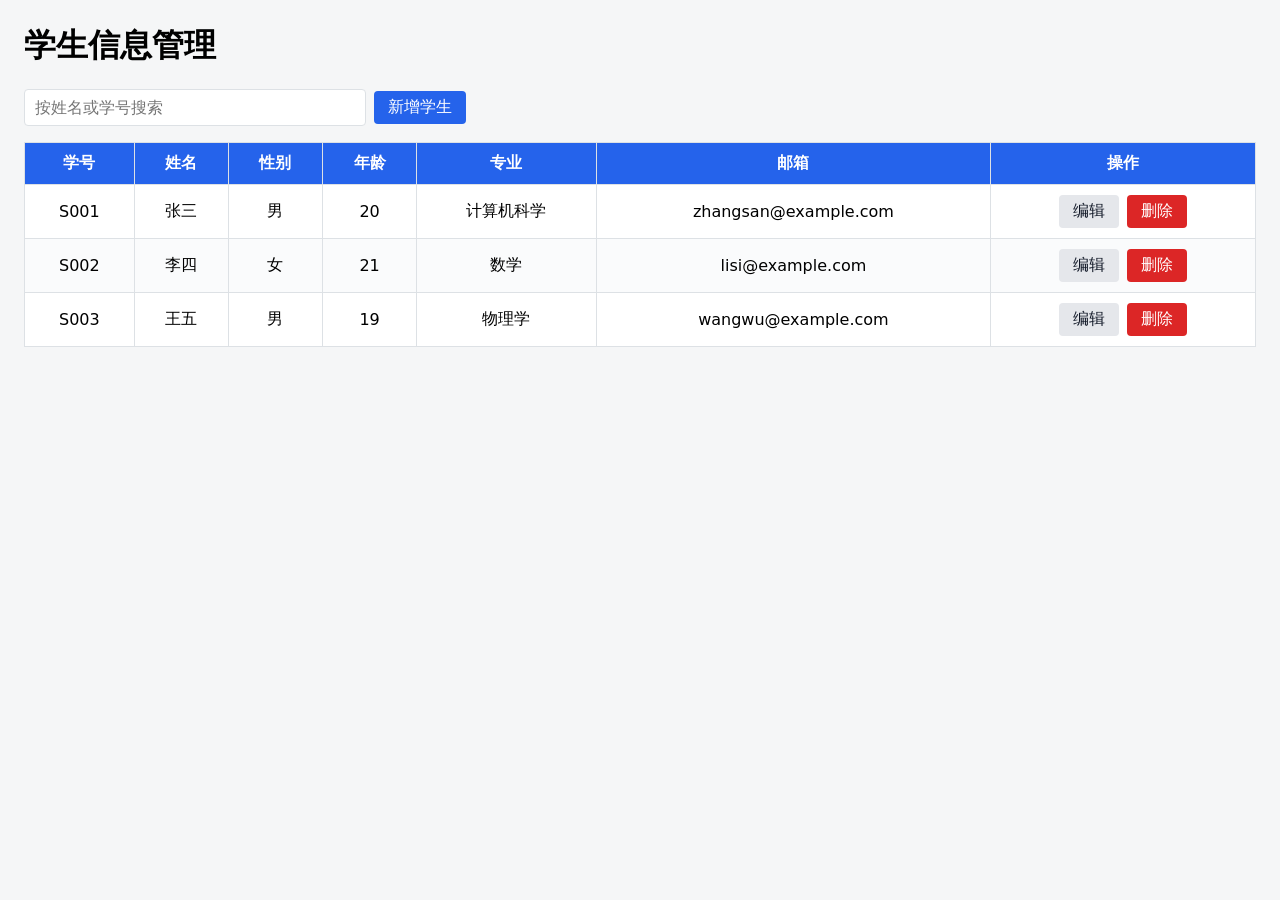
<file: index.html>
<!DOCTYPE html>
<html lang="zh-CN">
<head>
  <meta charset="UTF-8">
  <meta name="viewport" content="width=device-width, initial-scale=1.0">
  <title>学生信息管理</title>
  <link rel="stylesheet" href="styles.css">
</head>
<body>
  <h1>学生信息管理</h1>

  <div class="toolbar">
    <input type="text" id="searchInput" placeholder="按姓名或学号搜索">
    <button type="button" id="btnAdd" class="btn btn-primary">新增学生</button>
  </div>

  <table id="studentTable">
    <thead>
      <tr>
        <th>学号</th>
        <th>姓名</th>
        <th>性别</th>
        <th>年龄</th>
        <th>专业</th>
        <th>邮箱</th>
        <th>操作</th>
      </tr>
    </thead>
    <tbody id="studentTableBody"></tbody>
  </table>

  <div id="studentModal" class="modal" hidden>
    <div class="modal-dialog">
      <form id="studentForm" novalidate>
        <div class="form-field">
          <label for="studentId">学号</label>
          <input type="text" id="studentId" name="id" required>
          <span class="error" id="studentIdError"></span>
        </div>

        <div class="form-field">
          <label for="studentName">姓名</label>
          <input type="text" id="studentName" name="name" required>
          <span class="error" id="studentNameError"></span>
        </div>

        <div class="form-field">
          <label for="studentGender">性别</label>
          <select id="studentGender" name="gender">
            <option value="男">男</option>
            <option value="女">女</option>
          </select>
          <span class="error" id="studentGenderError"></span>
        </div>

        <div class="form-field">
          <label for="studentAge">年龄</label>
          <input type="number" id="studentAge" name="age" min="1" max="120" step="1" required>
          <span class="error" id="studentAgeError"></span>
        </div>

        <div class="form-field">
          <label for="studentMajor">专业</label>
          <input type="text" id="studentMajor" name="major" required>
          <span class="error" id="studentMajorError"></span>
        </div>

        <div class="form-field">
          <label for="studentEmail">邮箱</label>
          <input type="email" id="studentEmail" name="email" required>
          <span class="error" id="studentEmailError"></span>
        </div>

        <div class="form-actions">
          <button type="submit" class="btn btn-primary">保存</button>
          <button type="button" id="btnCancel" class="btn">取消</button>
        </div>
      </form>
    </div>
  </div>

  <script src="students.js"></script>
  <script src="app.js"></script>
</body>
</html>
</file>
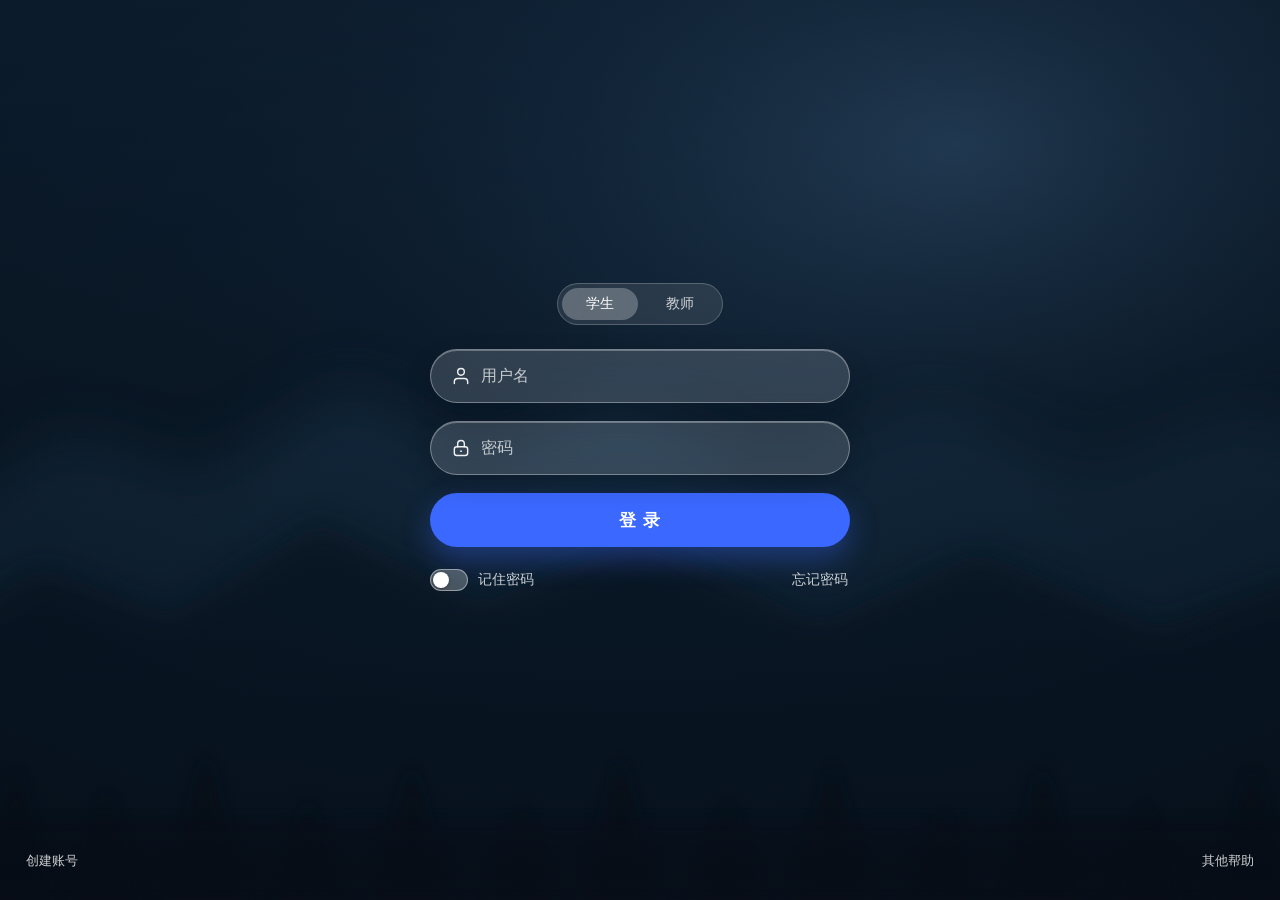
<file: login.html>
<!DOCTYPE html>
<html lang="zh-CN">
<head>
  <meta charset="UTF-8">
  <meta name="viewport" content="width=device-width, initial-scale=1.0, viewport-fit=cover">
  <meta name="theme-color" content="#08121e">
  <title>登录</title>
  <style>
    :root {
      --brand: #3b68fe;
      --brand-strong: #2f57e0;
      --glass-bg: rgba(255, 255, 255, 0.16);
      --glass-bg-strong: rgba(255, 255, 255, 0.22);
      --glass-border: rgba(255, 255, 255, 0.34);
      --text: #ffffff;
      --text-muted: rgba(255, 255, 255, 0.78);
      --pill: 999px;
    }

    * {
      box-sizing: border-box;
    }

    [hidden] {
      display: none !important;
    }

    html,
    body {
      height: 100%;
    }

    body {
      margin: 0;
      background: #08121e;
      color: var(--text);
      font-family: -apple-system, BlinkMacSystemFont, "Segoe UI", "PingFang SC",
        "Hiragino Sans GB", "Microsoft YaHei", "Noto Sans SC", sans-serif;
      -webkit-font-smoothing: antialiased;
      text-rendering: optimizeLegibility;
    }

    .sr-only {
      position: absolute;
      width: 1px;
      height: 1px;
      margin: -1px;
      padding: 0;
      overflow: hidden;
      clip: rect(0 0 0 0);
      white-space: nowrap;
      border: 0;
    }

    /* ---------- 深色自然风景背景（深度模糊的森林/山脉剪影） ---------- */

    .login {
      position: relative;
      display: flex;
      flex-direction: column;
      min-height: 100vh;
      min-height: 100svh;
      overflow: hidden;
      isolation: isolate;
    }

    .login__scene {
      position: absolute;
      inset: 0;
      z-index: 0;
      display: block;
      width: 100%;
      height: 100%;
    }

    /* 暗角 + 上下压暗，保证白色文字与玻璃控件清晰可读 */
    .login::after {
      content: "";
      position: absolute;
      inset: 0;
      z-index: 1;
      pointer-events: none;
      background:
        radial-gradient(120% 90% at 50% 38%, rgba(4, 10, 18, 0) 0%, rgba(4, 10, 18, 0.38) 62%, rgba(3, 8, 14, 0.72) 100%),
        linear-gradient(180deg, rgba(4, 10, 18, 0.18) 0%, rgba(4, 10, 18, 0.5) 100%);
    }

    /* ---------- 表单区域 ---------- */

    .login__content {
      position: relative;
      z-index: 2;
      flex: 1 1 auto;
      display: flex;
      align-items: center;
      justify-content: center;
      padding: clamp(32px, 8vh, 96px) 24px 40px;
    }

    .form {
      display: flex;
      flex-direction: column;
      gap: 18px;
      width: min(80vw, 420px);
    }

    /* 角色切换：玻璃胶囊分段控件（保留原有学生 / 教师登录能力） */
    .roles {
      display: flex;
      justify-content: center;
      margin: 0 0 6px;
      padding: 0;
      border: 0;
      min-width: 0;
    }

    .roles__track {
      display: inline-flex;
      gap: 4px;
      padding: 4px;
      border-radius: var(--pill);
      background: rgba(255, 255, 255, 0.1);
      border: 1px solid rgba(255, 255, 255, 0.22);
      backdrop-filter: blur(12px);
      -webkit-backdrop-filter: blur(12px);
    }

    .roles__option {
      position: relative;
      display: inline-flex;
      align-items: center;
      justify-content: center;
      border-radius: var(--pill);
      font-size: 14px;
      color: var(--text-muted);
      cursor: pointer;
      transition: background-color 0.18s ease, color 0.18s ease;
    }

    .roles__option input {
      position: absolute;
      width: 1px;
      height: 1px;
      opacity: 0;
      margin: 0;
    }

    .roles__label {
      display: inline-flex;
      align-items: center;
      justify-content: center;
      min-width: 76px;
      padding: 7px 16px;
      border-radius: var(--pill);
      transition: background-color 0.18s ease, color 0.18s ease;
    }

    .roles__option input:checked + .roles__label {
      color: var(--text);
      background: rgba(255, 255, 255, 0.26);
    }

    .roles__option input:focus-visible + .roles__label {
      outline: 2px solid #ffffff;
      outline-offset: 2px;
    }

    /* 胶囊输入框 */
    .field {
      position: relative;
      display: flex;
      align-items: center;
      height: 54px;
      padding: 0 22px 0 50px;
      border-radius: var(--pill);
      background: var(--glass-bg);
      border: 1px solid var(--glass-border);
      box-shadow:
        inset 0 1px 0 rgba(255, 255, 255, 0.28),
        0 10px 26px rgba(3, 10, 20, 0.18);
      backdrop-filter: blur(14px) saturate(120%);
      -webkit-backdrop-filter: blur(14px) saturate(120%);
      transition: background-color 0.18s ease, border-color 0.18s ease,
        box-shadow 0.18s ease;
    }

    .field:focus-within {
      background: var(--glass-bg-strong);
      border-color: rgba(255, 255, 255, 0.72);
      box-shadow:
        0 0 0 3px rgba(59, 104, 254, 0.4),
        inset 0 1px 0 rgba(255, 255, 255, 0.32);
    }

    .field__icon {
      position: absolute;
      left: 20px;
      top: 50%;
      width: 20px;
      height: 20px;
      transform: translateY(-50%);
      color: rgba(255, 255, 255, 0.92);
      pointer-events: none;
    }

    .field__input {
      width: 100%;
      height: 100%;
      padding: 0;
      border: 0;
      background: transparent;
      font: inherit;
      font-size: 16px;
      color: var(--text);
      caret-color: var(--brand);
    }

    .field__input::placeholder {
      color: rgba(255, 255, 255, 0.72);
    }

    .field__input:focus {
      outline: none;
    }

    /* 主按钮 */
    .login-button {
      height: 54px;
      border: 0;
      border-radius: var(--pill);
      background: var(--brand);
      color: #ffffff;
      font: inherit;
      font-size: 17px;
      font-weight: 600;
      letter-spacing: 0.06em;
      cursor: pointer;
      box-shadow: 0 12px 28px rgba(59, 104, 254, 0.35);
      transition: background-color 0.18s ease, transform 0.12s ease,
        box-shadow 0.18s ease;
    }

    .login-button:hover {
      background: var(--brand-strong);
      box-shadow: 0 14px 30px rgba(59, 104, 254, 0.4);
    }

    .login-button:active {
      transform: translateY(1px);
      box-shadow: 0 8px 20px rgba(59, 104, 254, 0.3);
    }

    .login-button:focus-visible {
      outline: 2px solid #ffffff;
      outline-offset: 3px;
    }

    .error {
      margin: 0;
      padding: 10px 16px;
      border-radius: 16px;
      font-size: 14px;
      color: #ffe4e4;
      background: rgba(214, 60, 60, 0.28);
      border: 1px solid rgba(255, 140, 140, 0.45);
      backdrop-filter: blur(10px);
      -webkit-backdrop-filter: blur(10px);
    }

    /* 记住密码 / 忘记密码 */
    .aux {
      display: flex;
      align-items: center;
      justify-content: space-between;
      gap: 16px;
      margin-top: 2px;
      font-size: 14px;
      color: var(--text-muted);
    }

    .toggle {
      display: inline-flex;
      align-items: center;
      gap: 10px;
      cursor: pointer;
    }

    .toggle__input {
      position: absolute;
      width: 1px;
      height: 1px;
      margin: 0;
      opacity: 0;
    }

    .toggle__track {
      position: relative;
      display: block;
      width: 38px;
      height: 22px;
      flex: none;
      border-radius: var(--pill);
      background: rgba(255, 255, 255, 0.26);
      border: 1px solid rgba(255, 255, 255, 0.42);
      transition: background-color 0.18s ease, border-color 0.18s ease;
    }

    .toggle__thumb {
      position: absolute;
      top: 2px;
      left: 2px;
      width: 16px;
      height: 16px;
      border-radius: 50%;
      background: #ffffff;
      box-shadow: 0 1px 3px rgba(0, 0, 0, 0.3);
      transition: transform 0.18s ease;
    }

    .toggle__input:checked + .toggle__track {
      background: var(--brand);
      border-color: rgba(255, 255, 255, 0.55);
    }

    .toggle__input:checked + .toggle__track .toggle__thumb {
      transform: translateX(16px);
    }

    .toggle__input:focus-visible + .toggle__track {
      outline: 2px solid #ffffff;
      outline-offset: 2px;
    }

    .link {
      padding: 4px 2px;
      border: 0;
      border-radius: 6px;
      background: none;
      font: inherit;
      font-size: inherit;
      color: inherit;
      cursor: pointer;
    }

    .link:hover {
      color: #ffffff;
      text-decoration: underline;
      text-underline-offset: 3px;
    }

    .link:focus-visible {
      outline: 2px solid #ffffff;
      outline-offset: 3px;
    }

    /* 登录成功 */
    .welcome {
      display: flex;
      flex-direction: column;
      align-items: center;
      gap: 10px;
      padding: 32px 24px;
      border-radius: 32px;
      text-align: center;
      background: var(--glass-bg);
      border: 1px solid var(--glass-border);
      box-shadow:
        inset 0 1px 0 rgba(255, 255, 255, 0.28),
        0 16px 40px rgba(3, 10, 20, 0.25);
      backdrop-filter: blur(16px) saturate(120%);
      -webkit-backdrop-filter: blur(16px) saturate(120%);
    }

    .welcome__title {
      margin: 0;
      font-size: 19px;
      font-weight: 600;
    }

    .welcome__hint {
      margin: 0;
      font-size: 14px;
      color: var(--text-muted);
    }

    .welcome:focus {
      outline: none;
    }

    /* ---------- 底部链接行 ---------- */

    .login__footer {
      position: relative;
      z-index: 2;
      display: flex;
      align-items: center;
      justify-content: space-between;
      gap: 16px;
      padding: 0 24px calc(22px + env(safe-area-inset-bottom, 0px));
      font-size: 13px;
      color: rgba(255, 255, 255, 0.8);
    }

    .login__footer .link {
      padding: 8px 2px;
    }

    @media (max-width: 480px) {
      .login__content {
        padding: 24px 20px 32px;
      }

      .login__footer {
        padding: 0 20px calc(20px + env(safe-area-inset-bottom, 0px));
      }
    }

    @media (prefers-reduced-motion: reduce) {
      .field,
      .login-button,
      .toggle__track,
      .toggle__thumb,
      .roles__option {
        transition: none;
      }
    }
  </style>
</head>
<body>
  <main class="login">
    <h1 class="sr-only">登录</h1>
    <svg class="login__scene" viewBox="0 0 1440 900" preserveAspectRatio="xMidYMid slice"
      aria-hidden="true" focusable="false">
      <defs>
        <linearGradient id="sky" x1="0" y1="0" x2="0" y2="1">
          <stop offset="0" stop-color="#122a42" />
          <stop offset="0.5" stop-color="#0d1f31" />
          <stop offset="1" stop-color="#070f18" />
        </linearGradient>
        <radialGradient id="glow" cx="0.72" cy="0.16" r="0.62">
          <stop offset="0" stop-color="#4d7ba6" stop-opacity="0.55" />
          <stop offset="0.55" stop-color="#22415c" stop-opacity="0.22" />
          <stop offset="1" stop-color="#0b1a2b" stop-opacity="0" />
        </radialGradient>
        <filter id="blur-far" x="-15%" y="-15%" width="130%" height="130%">
          <feGaussianBlur stdDeviation="30" />
        </filter>
        <filter id="blur-near" x="-15%" y="-15%" width="130%" height="130%">
          <feGaussianBlur stdDeviation="16" />
        </filter>
        <filter id="blur-trees" x="-15%" y="-15%" width="130%" height="130%">
          <feGaussianBlur stdDeviation="9" />
        </filter>
      </defs>

      <rect width="1440" height="900" fill="url(#sky)" />
      <rect width="1440" height="900" fill="url(#glow)" />

      <!-- 远山 -->
      <path filter="url(#blur-far)" fill="#1d3c58" opacity="0.85"
        d="M0 520 L150 432 L280 476 L430 386 L560 458 L700 398 L860 474 L1010 404 L1170 470 L1320 412 L1440 452 L1440 900 L0 900 Z" />

      <!-- 近山 -->
      <path filter="url(#blur-near)" fill="#0e2336" opacity="0.95"
        d="M0 646 L120 566 L250 616 L400 522 L560 604 L720 540 L900 622 L1060 552 L1240 628 L1440 556 L1440 900 L0 900 Z" />

      <!-- 森林剪影 -->
      <g filter="url(#blur-trees)" fill="#071522" opacity="0.95">
        <path d="M60 900 L96 762 L132 900 Z" />
        <path d="M150 900 L186 786 L222 900 Z" />
        <path d="M246 900 L286 748 L326 900 Z" />
        <path d="M352 900 L388 796 L424 900 Z" />
        <path d="M452 900 L492 760 L532 900 Z" />
        <path d="M566 900 L602 804 L638 900 Z" />
        <path d="M660 900 L700 752 L740 900 Z" />
        <path d="M772 900 L808 798 L844 900 Z" />
        <path d="M872 900 L912 758 L952 900 Z" />
        <path d="M986 900 L1022 806 L1058 900 Z" />
        <path d="M1082 900 L1122 762 L1162 900 Z" />
        <path d="M1190 900 L1226 800 L1262 900 Z" />
        <path d="M1292 900 L1332 764 L1372 900 Z" />
      </g>

      <!-- 地表薄雾 -->
      <rect x="0" y="820" width="1440" height="80" fill="#0a1826" opacity="0.75" filter="url(#blur-near)" />
    </svg>

    <div class="login__content">
      <form class="form" id="login-form" novalidate>
        <fieldset class="roles">
          <legend class="sr-only">角色</legend>
          <div class="roles__track">
            <label class="roles__option">
              <input type="radio" name="role" value="student" checked>
              <span class="roles__label">学生</span>
            </label>
            <label class="roles__option">
              <input type="radio" name="role" value="teacher">
              <span class="roles__label">教师</span>
            </label>
          </div>
        </fieldset>

        <div class="field">
          <svg class="field__icon" viewBox="0 0 24 24" fill="none" stroke="currentColor"
            stroke-width="1.7" stroke-linecap="round" stroke-linejoin="round" aria-hidden="true">
            <path d="M20 21v-2a4 4 0 0 0-4-4H8a4 4 0 0 0-4 4v2" />
            <circle cx="12" cy="7" r="4" />
          </svg>
          <input class="field__input" type="text" id="username" name="username"
            placeholder="用户名" aria-label="用户名" autocomplete="username" autocapitalize="none"
            spellcheck="false">
        </div>

        <div class="field">
          <svg class="field__icon" viewBox="0 0 24 24" fill="none" stroke="currentColor"
            stroke-width="1.7" stroke-linecap="round" stroke-linejoin="round" aria-hidden="true">
            <rect x="4" y="10.5" width="16" height="10.5" rx="3" />
            <path d="M8 10.5V7a4 4 0 0 1 8 0v3.5" />
            <circle cx="12" cy="15.75" r="1.1" fill="currentColor" stroke="none" />
          </svg>
          <input class="field__input" type="password" id="password" name="password"
            placeholder="密码" aria-label="密码" autocomplete="current-password">
        </div>

        <button class="login-button" type="submit">登 录</button>

        <p class="error" id="login-error" role="alert" hidden>用户名或密码无效</p>

        <div class="aux">
          <label class="toggle">
            <input class="toggle__input" type="checkbox" id="remember" role="switch"
              aria-label="记住密码">
            <span class="toggle__track" aria-hidden="true">
              <span class="toggle__thumb"></span>
            </span>
            <span>记住密码</span>
          </label>
          <button class="link" type="button">忘记密码</button>
        </div>
      </form>

      <section class="welcome" id="login-welcome" tabindex="-1" hidden>
        <p class="welcome__title" id="login-welcome-text"></p>
        <p class="welcome__hint">你已成功登录学生信息管理系统。</p>
      </section>
    </div>

    <footer class="login__footer">
      <button class="link" type="button">创建账号</button>
      <button class="link" type="button">其他帮助</button>
    </footer>
  </main>

  <script>
    (function () {
      var form = document.getElementById("login-form");
      var error = document.getElementById("login-error");
      var welcome = document.getElementById("login-welcome");
      var welcomeText = document.getElementById("login-welcome-text");

      var accounts = {
        student: { username: "student01", password: "123456", roleLabel: "学生" },
        teacher: { username: "teacher01", password: "123456", roleLabel: "教师" }
      };

      form.addEventListener("submit", function (event) {
        event.preventDefault();

        var roleInput = form.querySelector('input[name="role"]:checked');
        var role = roleInput ? roleInput.value : "student";
        var username = form.elements.username.value.trim();
        var password = form.elements.password.value;
        var account = accounts[role];

        if (account && username === account.username && password === account.password) {
          error.hidden = true;
          form.hidden = true;
          welcomeText.textContent = "欢迎，" + account.roleLabel + " " + username;
          welcome.hidden = false;
          welcome.focus();
        } else {
          error.hidden = false;
        }
      });
    })();
  </script>
</body>
</html>
</file>
<file: styles.css>
body {
  font-family: system-ui, sans-serif;
  background-color: #f5f6f7;
  margin: 24px;
}

h1 {
  margin-top: 0;
}

.toolbar {
  display: flex;
  align-items: center;
  gap: 8px;
  margin-bottom: 16px;
}

.toolbar input {
  flex: 1;
  max-width: 320px;
  padding: 8px 10px;
  border: 1px solid #dde1e5;
  border-radius: 4px;
  background-color: #ffffff;
  font: inherit;
}

#studentTable {
  width: 100%;
  border-collapse: collapse;
  background-color: #ffffff;
}

#studentTable th,
#studentTable td {
  padding: 10px;
  border: 1px solid #dde1e5;
  text-align: center;
  vertical-align: middle;
}

#studentTable thead th {
  background-color: #2563eb;
  color: #ffffff;
}

#studentTable tbody tr:nth-child(even) {
  background-color: #fafbfc;
}

button {
  padding: 6px 14px;
  border: none;
  border-radius: 4px;
  background-color: #e5e7eb;
  color: #111827;
  cursor: pointer;
  font: inherit;
}

.btn-primary {
  background-color: #2563eb;
  color: #ffffff;
}

.btn-danger {
  background-color: #dc2626;
  color: #ffffff;
}

#studentTable td button + button {
  margin-left: 8px;
}

.modal {
  position: fixed;
  inset: 0;
  display: flex;
  align-items: center;
  justify-content: center;
  padding: 16px;
  background-color: rgba(0, 0, 0, 0.45);
}

.modal[hidden] {
  display: none;
}

.modal-dialog {
  width: 100%;
  max-width: 420px;
  padding: 24px;
  border-radius: 8px;
  background-color: #ffffff;
  box-sizing: border-box;
}

.form-field {
  margin-bottom: 12px;
}

.form-field label {
  display: block;
  margin-bottom: 4px;
  font-size: 14px;
  color: #374151;
}

.form-field input,
.form-field select {
  width: 100%;
  padding: 8px 10px;
  border: 1px solid #dde1e5;
  border-radius: 4px;
  background-color: #ffffff;
  box-sizing: border-box;
  font: inherit;
}

.form-actions {
  display: flex;
  justify-content: flex-end;
  gap: 8px;
  margin-top: 16px;
}

.error {
  display: block;
  margin-top: 8px;
  color: #dc2626;
  font-size: 13px;
}

.error:empty {
  display: none;
}
</file>
